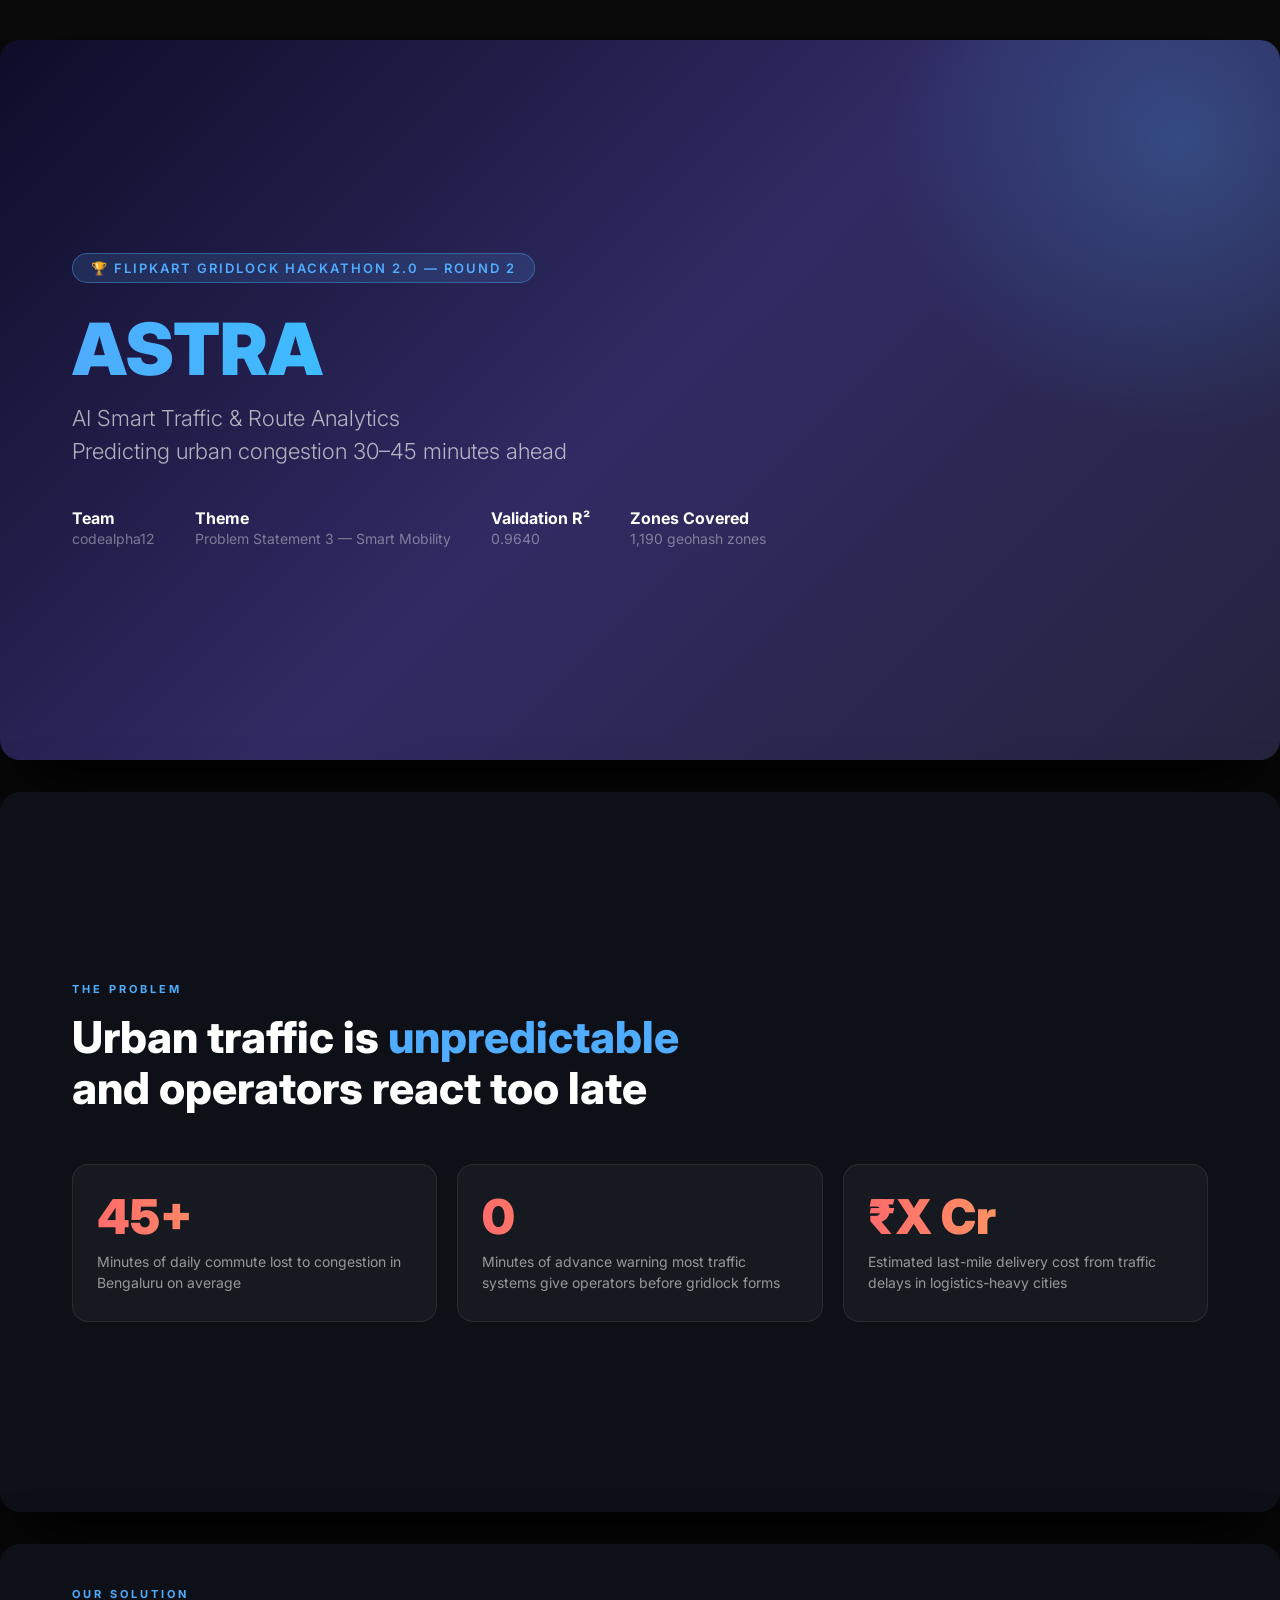
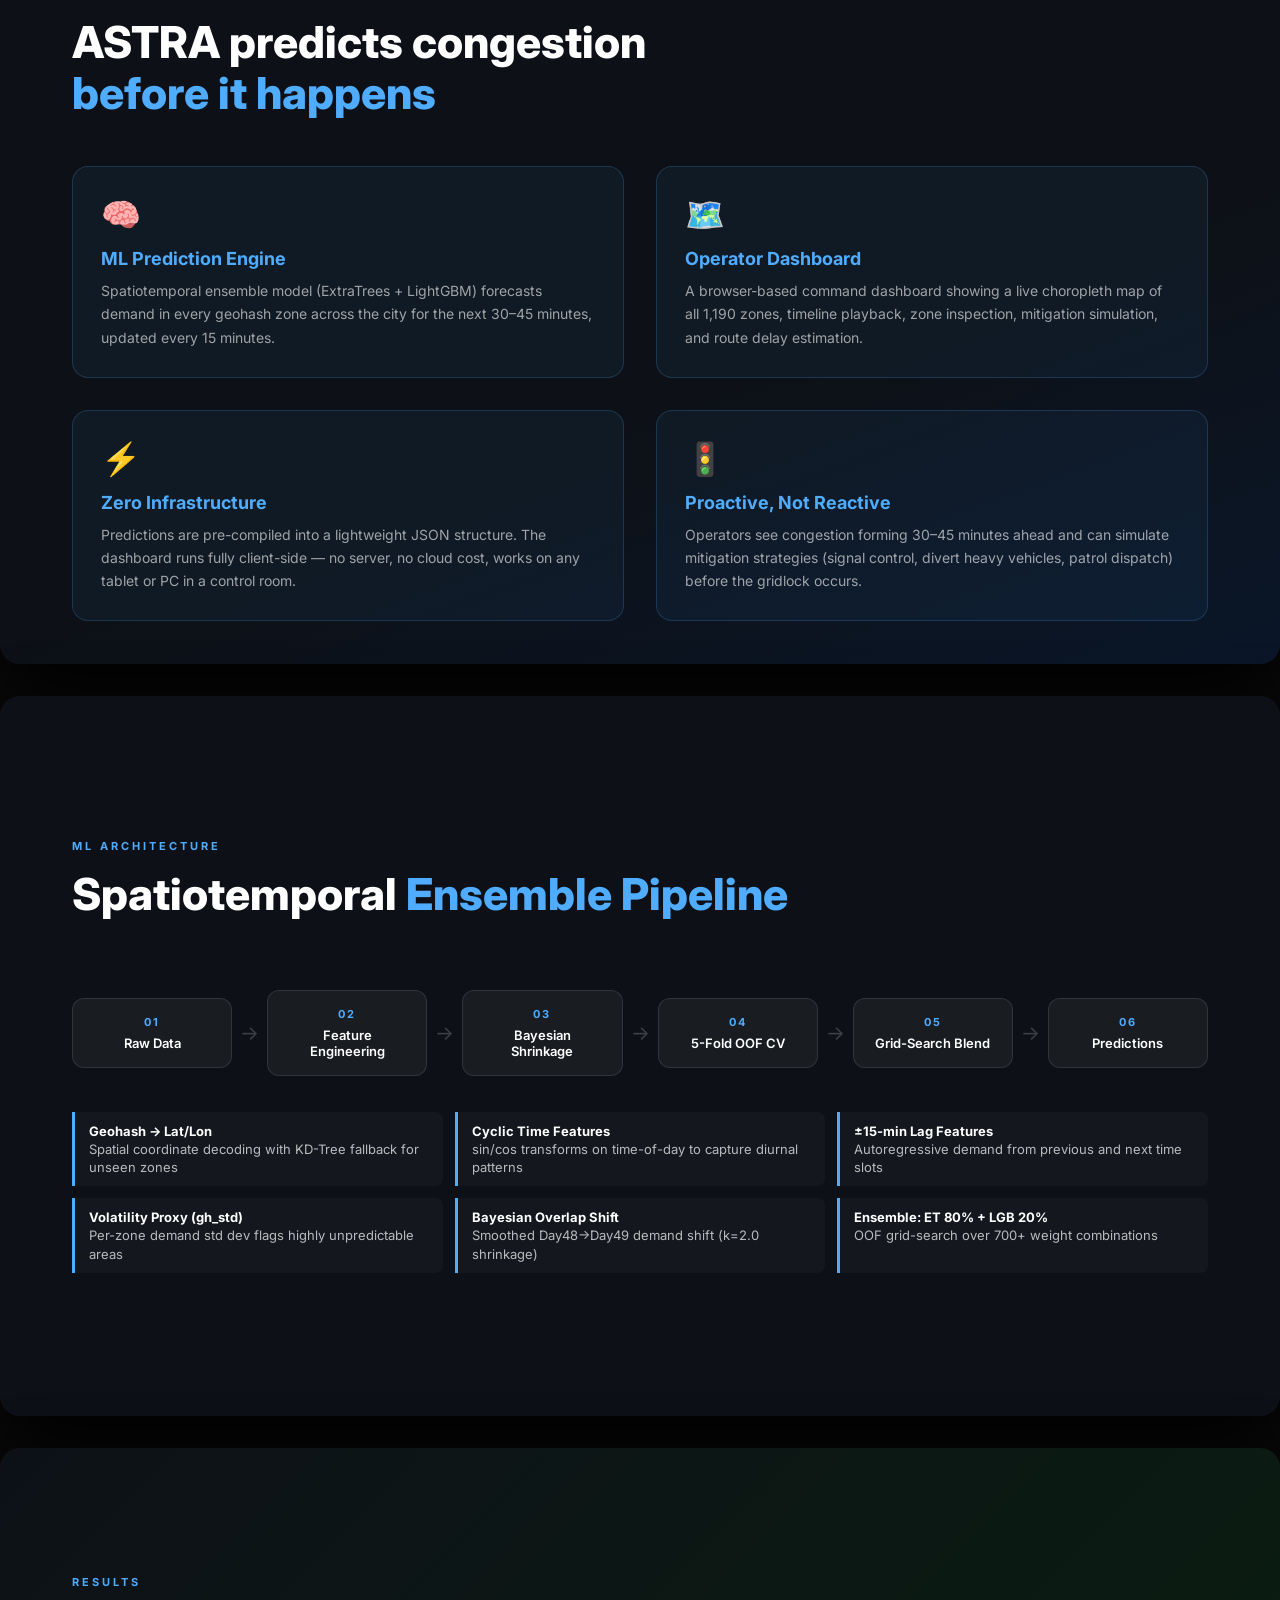
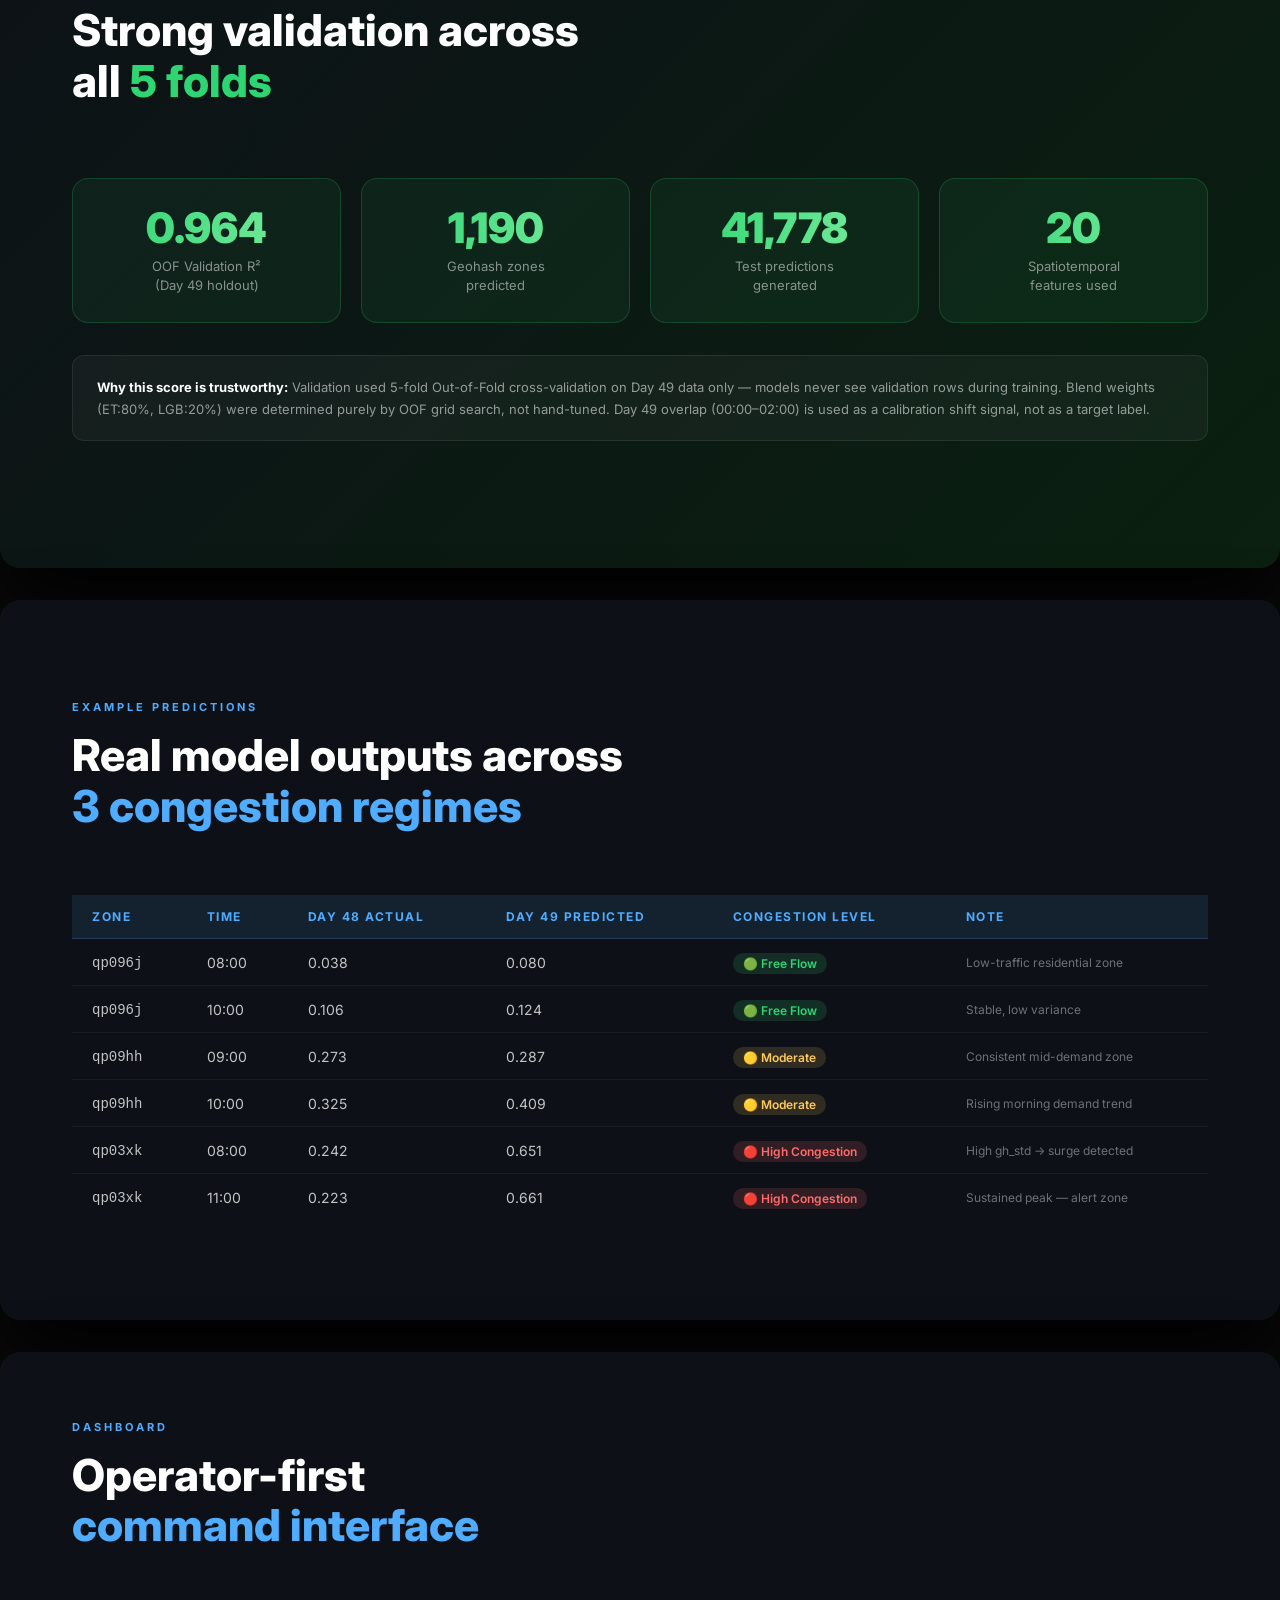
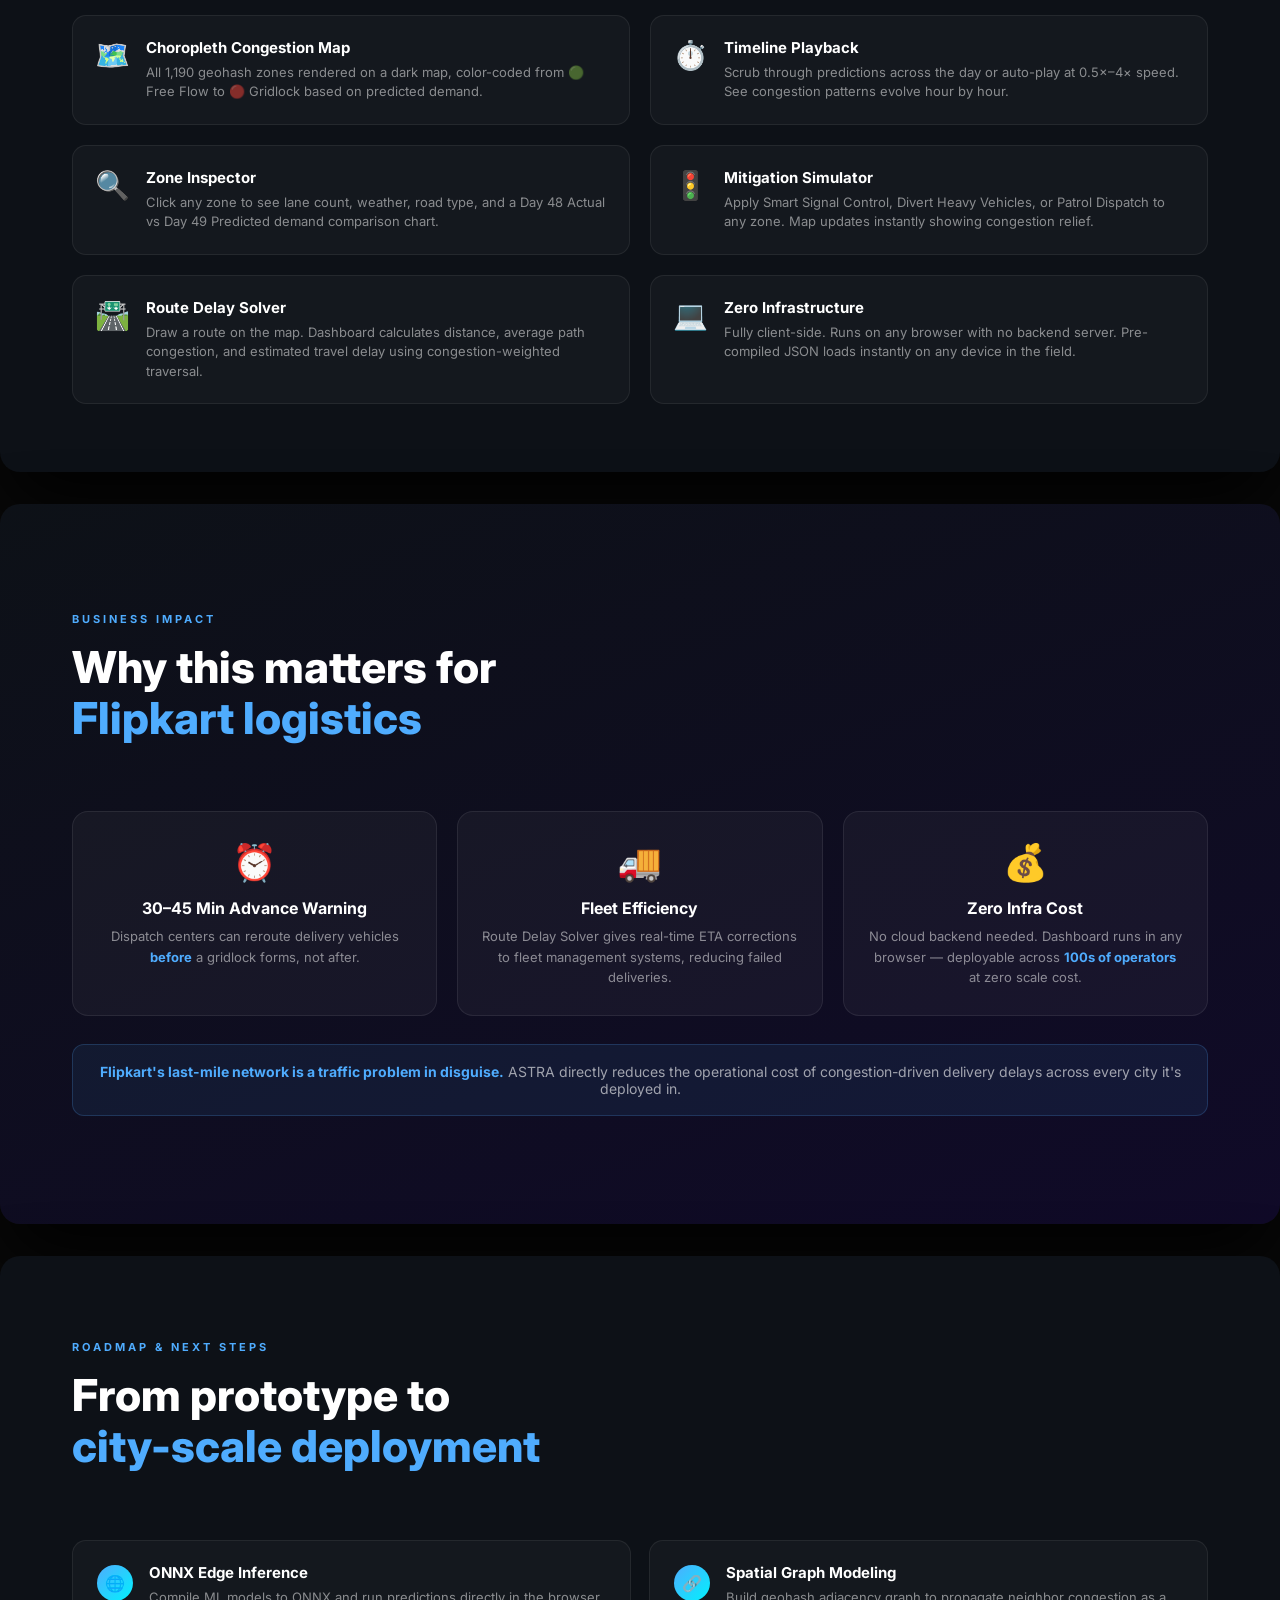
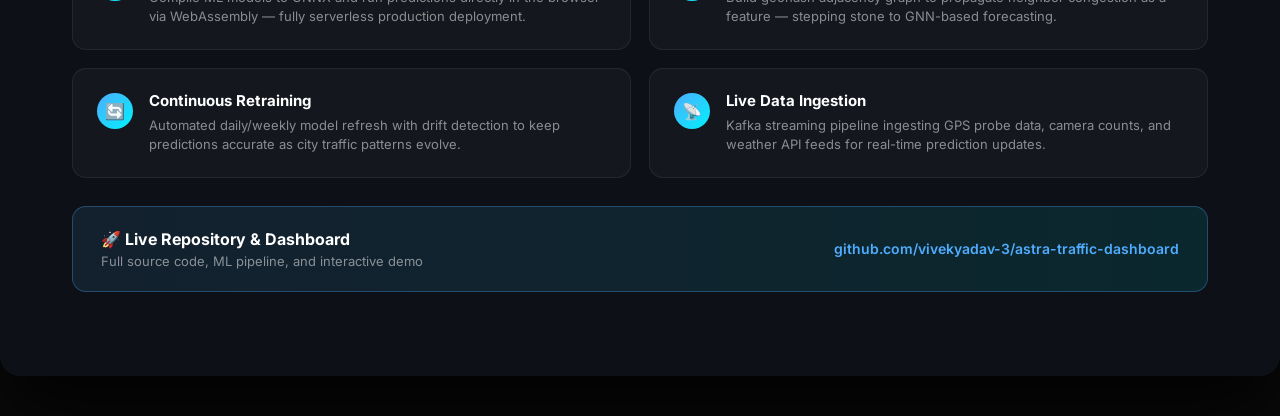
<file: presentation.html>
<!DOCTYPE html>
<html lang="en">
<head>
<meta charset="UTF-8">
<title>ASTRA — Pitch Deck | Flipkart Gridlock 2.0</title>
<style>
  @import url('https://fonts.googleapis.com/css2?family=Inter:wght@300;400;600;700;800;900&display=swap');

  * { margin: 0; padding: 0; box-sizing: border-box; }

  body {
    font-family: 'Inter', sans-serif;
    background: #0a0a0a;
    color: #fff;
  }

  .slide {
    width: 1280px;
    height: 720px;
    position: relative;
    overflow: hidden;
    page-break-after: always;
    break-after: page;
    display: flex;
    flex-direction: column;
    justify-content: center;
    padding: 60px 72px;
  }

  /* ── Slide 1: Title ── */
  .s1 {
    background: linear-gradient(135deg, #0f0c29, #302b63, #24243e);
  }
  .s1::before {
    content: '';
    position: absolute;
    top: -200px; right: -200px;
    width: 600px; height: 600px;
    background: radial-gradient(circle, rgba(79,172,254,0.25) 0%, transparent 70%);
    border-radius: 50%;
  }
  .s1 .badge {
    display: inline-block;
    background: rgba(79,172,254,0.15);
    border: 1px solid rgba(79,172,254,0.4);
    color: #4facfe;
    font-size: 13px;
    font-weight: 600;
    letter-spacing: 2px;
    text-transform: uppercase;
    padding: 6px 18px;
    border-radius: 100px;
    margin-bottom: 28px;
    width: fit-content;
  }
  .s1 h1 {
    font-size: 72px;
    font-weight: 900;
    background: linear-gradient(90deg, #4facfe, #00f2fe);
    -webkit-background-clip: text;
    -webkit-text-fill-color: transparent;
    line-height: 1.05;
    margin-bottom: 16px;
  }
  .s1 .subtitle {
    font-size: 22px;
    color: rgba(255,255,255,0.65);
    font-weight: 300;
    margin-bottom: 40px;
    max-width: 680px;
    line-height: 1.5;
  }
  .s1 .meta {
    display: flex;
    gap: 40px;
  }
  .s1 .meta-item { font-size: 14px; color: rgba(255,255,255,0.4); }
  .s1 .meta-item strong { color: #fff; display: block; font-size: 16px; margin-bottom: 2px; }

  /* ── Slide 2: Problem ── */
  .s2 { background: #0d1117; }
  .slide-label {
    font-size: 11px;
    letter-spacing: 3px;
    text-transform: uppercase;
    color: #4facfe;
    font-weight: 700;
    margin-bottom: 16px;
  }
  .slide-title {
    font-size: 44px;
    font-weight: 800;
    line-height: 1.15;
    margin-bottom: 40px;
  }
  .slide-title span { color: #4facfe; }
  .problem-grid {
    display: grid;
    grid-template-columns: 1fr 1fr 1fr;
    gap: 20px;
    margin-top: 10px;
  }
  .problem-card {
    background: rgba(255,255,255,0.04);
    border: 1px solid rgba(255,255,255,0.08);
    border-radius: 16px;
    padding: 28px 24px;
  }
  .problem-card .stat {
    font-size: 48px;
    font-weight: 900;
    background: linear-gradient(90deg, #ff6b6b, #feca57);
    -webkit-background-clip: text;
    -webkit-text-fill-color: transparent;
    line-height: 1;
    margin-bottom: 10px;
  }
  .problem-card .label { font-size: 14px; color: rgba(255,255,255,0.55); line-height: 1.5; }

  /* ── Slide 3: Solution ── */
  .s3 { background: linear-gradient(160deg, #0d1117, #0d1117 60%, #0a1628); }
  .solution-row {
    display: grid;
    grid-template-columns: 1fr 1fr;
    gap: 32px;
    margin-top: 8px;
  }
  .sol-card {
    background: rgba(79,172,254,0.06);
    border: 1px solid rgba(79,172,254,0.2);
    border-radius: 16px;
    padding: 28px 28px;
  }
  .sol-card .icon { font-size: 32px; margin-bottom: 14px; }
  .sol-card h3 { font-size: 18px; font-weight: 700; margin-bottom: 10px; color: #4facfe; }
  .sol-card p { font-size: 14px; color: rgba(255,255,255,0.6); line-height: 1.65; }

  /* ── Slide 4: ML Pipeline ── */
  .s4 { background: #0d1117; }
  .pipeline {
    display: flex;
    align-items: center;
    gap: 0;
    margin: 30px 0 36px;
  }
  .pipe-step {
    background: rgba(255,255,255,0.05);
    border: 1px solid rgba(255,255,255,0.1);
    border-radius: 12px;
    padding: 16px 20px;
    text-align: center;
    flex: 1;
  }
  .pipe-step .p-num { font-size: 11px; color: #4facfe; font-weight: 700; letter-spacing: 2px; margin-bottom: 6px; }
  .pipe-step .p-name { font-size: 13px; font-weight: 600; }
  .pipe-arrow {
    font-size: 20px;
    color: rgba(255,255,255,0.2);
    padding: 0 8px;
    flex-shrink: 0;
  }
  .feat-grid {
    display: grid;
    grid-template-columns: 1fr 1fr 1fr;
    gap: 12px;
  }
  .feat-item {
    background: rgba(255,255,255,0.03);
    border-left: 3px solid #4facfe;
    padding: 10px 14px;
    border-radius: 0 8px 8px 0;
    font-size: 13px;
    color: rgba(255,255,255,0.7);
    line-height: 1.4;
  }
  .feat-item strong { color: #fff; display: block; font-size: 13px; }

  /* ── Slide 5: Results ── */
  .s5 { background: linear-gradient(135deg, #0d1117, #0a2010); }
  .results-grid {
    display: grid;
    grid-template-columns: 1fr 1fr 1fr 1fr;
    gap: 20px;
    margin: 32px 0;
  }
  .res-card {
    background: rgba(46,213,115,0.07);
    border: 1px solid rgba(46,213,115,0.2);
    border-radius: 16px;
    padding: 28px 20px;
    text-align: center;
  }
  .res-card .num {
    font-size: 42px;
    font-weight: 900;
    background: linear-gradient(90deg, #2ed573, #7bed9f);
    -webkit-background-clip: text;
    -webkit-text-fill-color: transparent;
    line-height: 1;
    margin-bottom: 8px;
  }
  .res-card .desc { font-size: 13px; color: rgba(255,255,255,0.5); line-height: 1.4; }
  .validation-note {
    background: rgba(255,255,255,0.04);
    border: 1px solid rgba(255,255,255,0.08);
    border-radius: 12px;
    padding: 20px 24px;
    font-size: 13px;
    color: rgba(255,255,255,0.55);
    line-height: 1.7;
  }
  .validation-note strong { color: #fff; }

  /* ── Slide 6: Example Predictions ── */
  .s6 { background: #0d1117; }
  table { width: 100%; border-collapse: collapse; margin-top: 24px; }
  th {
    background: rgba(79,172,254,0.1);
    color: #4facfe;
    font-size: 12px;
    letter-spacing: 1.5px;
    text-transform: uppercase;
    padding: 14px 20px;
    text-align: left;
    font-weight: 700;
    border-bottom: 1px solid rgba(79,172,254,0.2);
  }
  td {
    padding: 14px 20px;
    font-size: 14px;
    color: rgba(255,255,255,0.75);
    border-bottom: 1px solid rgba(255,255,255,0.05);
  }
  tr:last-child td { border-bottom: none; }
  .badge-low { background: rgba(46,213,115,0.15); color: #2ed573; padding: 3px 10px; border-radius: 100px; font-size: 12px; font-weight: 600; }
  .badge-med { background: rgba(254,202,87,0.15); color: #feca57; padding: 3px 10px; border-radius: 100px; font-size: 12px; font-weight: 600; }
  .badge-high { background: rgba(255,107,107,0.15); color: #ff6b6b; padding: 3px 10px; border-radius: 100px; font-size: 12px; font-weight: 600; }

  /* ── Slide 7: Dashboard ── */
  .s7 { background: #0d1117; }
  .dash-grid {
    display: grid;
    grid-template-columns: 1fr 1fr;
    gap: 20px;
    margin-top: 24px;
  }
  .dash-feat {
    display: flex;
    gap: 16px;
    align-items: flex-start;
    background: rgba(255,255,255,0.03);
    border: 1px solid rgba(255,255,255,0.07);
    border-radius: 14px;
    padding: 22px 22px;
  }
  .dash-feat .icon { font-size: 28px; flex-shrink: 0; }
  .dash-feat h4 { font-size: 15px; font-weight: 700; margin-bottom: 6px; }
  .dash-feat p { font-size: 13px; color: rgba(255,255,255,0.5); line-height: 1.5; }

  /* ── Slide 8: Business Impact ── */
  .s8 { background: linear-gradient(160deg, #0d1117, #100a28); }
  .impact-grid {
    display: grid;
    grid-template-columns: 1fr 1fr 1fr;
    gap: 20px;
    margin-top: 28px;
  }
  .impact-card {
    background: rgba(255,255,255,0.04);
    border: 1px solid rgba(255,255,255,0.08);
    border-radius: 16px;
    padding: 28px 24px;
    text-align: center;
  }
  .impact-card .icon { font-size: 36px; margin-bottom: 14px; }
  .impact-card h4 { font-size: 16px; font-weight: 700; margin-bottom: 8px; }
  .impact-card p { font-size: 13px; color: rgba(255,255,255,0.5); line-height: 1.55; }
  .highlight { color: #4facfe; font-weight: 700; }
  .flipkart-note {
    margin-top: 28px;
    background: rgba(79,172,254,0.08);
    border: 1px solid rgba(79,172,254,0.2);
    border-radius: 12px;
    padding: 18px 24px;
    font-size: 14px;
    color: rgba(255,255,255,0.6);
    text-align: center;
  }
  .flipkart-note strong { color: #4facfe; }

  /* ── Slide 9: Roadmap ── */
  .s9 { background: #0d1117; }
  .roadmap {
    display: grid;
    grid-template-columns: 1fr 1fr;
    gap: 18px;
    margin-top: 28px;
  }
  .rm-card {
    background: rgba(255,255,255,0.03);
    border: 1px solid rgba(255,255,255,0.07);
    border-radius: 14px;
    padding: 22px 24px;
    display: flex;
    gap: 16px;
  }
  .rm-card .rm-dot {
    width: 36px; height: 36px;
    border-radius: 50%;
    background: linear-gradient(135deg, #4facfe, #00f2fe);
    display: flex; align-items: center; justify-content: center;
    font-size: 16px;
    flex-shrink: 0;
    margin-top: 2px;
  }
  .rm-card h4 { font-size: 15px; font-weight: 700; margin-bottom: 6px; }
  .rm-card p { font-size: 13px; color: rgba(255,255,255,0.5); line-height: 1.5; }
  .cta-box {
    margin-top: 28px;
    background: linear-gradient(90deg, rgba(79,172,254,0.1), rgba(0,242,254,0.1));
    border: 1px solid rgba(79,172,254,0.3);
    border-radius: 14px;
    padding: 22px 28px;
    display: flex;
    align-items: center;
    justify-content: space-between;
  }
  .cta-box .cta-text { font-size: 16px; font-weight: 700; }
  .cta-box .cta-sub { font-size: 13px; color: rgba(255,255,255,0.5); margin-top: 4px; }
  .cta-box .cta-link { font-size: 14px; color: #4facfe; font-weight: 600; }

  /* Print */
  @media print {
    body { background: #000; }
    .slide { page-break-after: always; break-after: page; margin: 0; }
  }

  /* Screen preview: add gap between slides */
  @media screen {
    body { padding: 40px; display: flex; flex-direction: column; align-items: center; gap: 32px; }
    .slide { border-radius: 20px; box-shadow: 0 40px 80px rgba(0,0,0,0.8); }
  }
</style>
</head>
<body>

<!-- ═══════════════════════════════════════════════════════ SLIDE 1 ══ -->
<div class="slide s1">
  <div class="badge">🏆 Flipkart Gridlock Hackathon 2.0 — Round 2</div>
  <h1>ASTRA</h1>
  <div class="subtitle">AI Smart Traffic & Route Analytics<br>Predicting urban congestion 30–45 minutes ahead</div>
  <div class="meta">
    <div class="meta-item"><strong>Team</strong>codealpha12</div>
    <div class="meta-item"><strong>Theme</strong>Problem Statement 3 — Smart Mobility</div>
    <div class="meta-item"><strong>Validation R²</strong>0.9640</div>
    <div class="meta-item"><strong>Zones Covered</strong>1,190 geohash zones</div>
  </div>
</div>

<!-- ═══════════════════════════════════════════════════════ SLIDE 2 ══ -->
<div class="slide s2">
  <div class="slide-label">The Problem</div>
  <div class="slide-title">Urban traffic is <span>unpredictable</span><br>and operators react too late</div>
  <div class="problem-grid">
    <div class="problem-card">
      <div class="stat">45+</div>
      <div class="label">Minutes of daily commute lost to congestion in Bengaluru on average</div>
    </div>
    <div class="problem-card">
      <div class="stat">0</div>
      <div class="label">Minutes of advance warning most traffic systems give operators before gridlock forms</div>
    </div>
    <div class="problem-card">
      <div class="stat">₹X Cr</div>
      <div class="label">Estimated last-mile delivery cost from traffic delays in logistics-heavy cities</div>
    </div>
  </div>
</div>

<!-- ═══════════════════════════════════════════════════════ SLIDE 3 ══ -->
<div class="slide s3">
  <div class="slide-label">Our Solution</div>
  <div class="slide-title">ASTRA predicts congestion<br><span>before it happens</span></div>
  <div class="solution-row">
    <div class="sol-card">
      <div class="icon">🧠</div>
      <h3>ML Prediction Engine</h3>
      <p>Spatiotemporal ensemble model (ExtraTrees + LightGBM) forecasts demand in every geohash zone across the city for the next 30–45 minutes, updated every 15 minutes.</p>
    </div>
    <div class="sol-card">
      <div class="icon">🗺️</div>
      <h3>Operator Dashboard</h3>
      <p>A browser-based command dashboard showing a live choropleth map of all 1,190 zones, timeline playback, zone inspection, mitigation simulation, and route delay estimation.</p>
    </div>
    <div class="sol-card">
      <div class="icon">⚡</div>
      <h3>Zero Infrastructure</h3>
      <p>Predictions are pre-compiled into a lightweight JSON structure. The dashboard runs fully client-side — no server, no cloud cost, works on any tablet or PC in a control room.</p>
    </div>
    <div class="sol-card">
      <div class="icon">🚦</div>
      <h3>Proactive, Not Reactive</h3>
      <p>Operators see congestion forming 30–45 minutes ahead and can simulate mitigation strategies (signal control, divert heavy vehicles, patrol dispatch) before the gridlock occurs.</p>
    </div>
  </div>
</div>

<!-- ═══════════════════════════════════════════════════════ SLIDE 4 ══ -->
<div class="slide s4">
  <div class="slide-label">ML Architecture</div>
  <div class="slide-title">Spatiotemporal <span style="color:#4facfe">Ensemble Pipeline</span></div>
  <div class="pipeline">
    <div class="pipe-step"><div class="p-num">01</div><div class="p-name">Raw Data</div></div>
    <div class="pipe-arrow">→</div>
    <div class="pipe-step"><div class="p-num">02</div><div class="p-name">Feature Engineering</div></div>
    <div class="pipe-arrow">→</div>
    <div class="pipe-step"><div class="p-num">03</div><div class="p-name">Bayesian Shrinkage</div></div>
    <div class="pipe-arrow">→</div>
    <div class="pipe-step"><div class="p-num">04</div><div class="p-name">5-Fold OOF CV</div></div>
    <div class="pipe-arrow">→</div>
    <div class="pipe-step"><div class="p-num">05</div><div class="p-name">Grid-Search Blend</div></div>
    <div class="pipe-arrow">→</div>
    <div class="pipe-step"><div class="p-num">06</div><div class="p-name">Predictions</div></div>
  </div>
  <div class="feat-grid">
    <div class="feat-item"><strong>Geohash → Lat/Lon</strong>Spatial coordinate decoding with KD-Tree fallback for unseen zones</div>
    <div class="feat-item"><strong>Cyclic Time Features</strong>sin/cos transforms on time-of-day to capture diurnal patterns</div>
    <div class="feat-item"><strong>±15-min Lag Features</strong>Autoregressive demand from previous and next time slots</div>
    <div class="feat-item"><strong>Volatility Proxy (gh_std)</strong>Per-zone demand std dev flags highly unpredictable areas</div>
    <div class="feat-item"><strong>Bayesian Overlap Shift</strong>Smoothed Day48→Day49 demand shift (k=2.0 shrinkage)</div>
    <div class="feat-item"><strong>Ensemble: ET 80% + LGB 20%</strong>OOF grid-search over 700+ weight combinations</div>
  </div>
</div>

<!-- ═══════════════════════════════════════════════════════ SLIDE 5 ══ -->
<div class="slide s5">
  <div class="slide-label">Results</div>
  <div class="slide-title">Strong validation across<br>all <span style="color:#2ed573">5 folds</span></div>
  <div class="results-grid">
    <div class="res-card">
      <div class="num">0.964</div>
      <div class="desc">OOF Validation R²<br>(Day 49 holdout)</div>
    </div>
    <div class="res-card">
      <div class="num">1,190</div>
      <div class="desc">Geohash zones<br>predicted</div>
    </div>
    <div class="res-card">
      <div class="num">41,778</div>
      <div class="desc">Test predictions<br>generated</div>
    </div>
    <div class="res-card">
      <div class="num">20</div>
      <div class="desc">Spatiotemporal<br>features used</div>
    </div>
  </div>
  <div class="validation-note">
    <strong>Why this score is trustworthy:</strong> Validation used 5-fold Out-of-Fold cross-validation on Day 49 data only — models never see validation rows during training. Blend weights (ET:80%, LGB:20%) were determined purely by OOF grid search, not hand-tuned. Day 49 overlap (00:00–02:00) is used as a calibration shift signal, not as a target label.
  </div>
</div>

<!-- ═══════════════════════════════════════════════════════ SLIDE 6 ══ -->
<div class="slide s6">
  <div class="slide-label">Example Predictions</div>
  <div class="slide-title">Real model outputs across<br><span style="color:#4facfe">3 congestion regimes</span></div>
  <table>
    <thead>
      <tr>
        <th>Zone</th>
        <th>Time</th>
        <th>Day 48 Actual</th>
        <th>Day 49 Predicted</th>
        <th>Congestion Level</th>
        <th>Note</th>
      </tr>
    </thead>
    <tbody>
      <tr>
        <td><code>qp096j</code></td><td>08:00</td><td>0.038</td><td>0.080</td>
        <td><span class="badge-low">🟢 Free Flow</span></td>
        <td style="color:rgba(255,255,255,0.4);font-size:12px">Low-traffic residential zone</td>
      </tr>
      <tr>
        <td><code>qp096j</code></td><td>10:00</td><td>0.106</td><td>0.124</td>
        <td><span class="badge-low">🟢 Free Flow</span></td>
        <td style="color:rgba(255,255,255,0.4);font-size:12px">Stable, low variance</td>
      </tr>
      <tr>
        <td><code>qp09hh</code></td><td>09:00</td><td>0.273</td><td>0.287</td>
        <td><span class="badge-med">🟡 Moderate</span></td>
        <td style="color:rgba(255,255,255,0.4);font-size:12px">Consistent mid-demand zone</td>
      </tr>
      <tr>
        <td><code>qp09hh</code></td><td>10:00</td><td>0.325</td><td>0.409</td>
        <td><span class="badge-med">🟡 Moderate</span></td>
        <td style="color:rgba(255,255,255,0.4);font-size:12px">Rising morning demand trend</td>
      </tr>
      <tr>
        <td><code>qp03xk</code></td><td>08:00</td><td>0.242</td><td>0.651</td>
        <td><span class="badge-high">🔴 High Congestion</span></td>
        <td style="color:rgba(255,255,255,0.4);font-size:12px">High gh_std → surge detected</td>
      </tr>
      <tr>
        <td><code>qp03xk</code></td><td>11:00</td><td>0.223</td><td>0.661</td>
        <td><span class="badge-high">🔴 High Congestion</span></td>
        <td style="color:rgba(255,255,255,0.4);font-size:12px">Sustained peak — alert zone</td>
      </tr>
    </tbody>
  </table>
</div>

<!-- ═══════════════════════════════════════════════════════ SLIDE 7 ══ -->
<div class="slide s7">
  <div class="slide-label">Dashboard</div>
  <div class="slide-title">Operator-first<br><span style="color:#4facfe">command interface</span></div>
  <div class="dash-grid">
    <div class="dash-feat">
      <div class="icon">🗺️</div>
      <div>
        <h4>Choropleth Congestion Map</h4>
        <p>All 1,190 geohash zones rendered on a dark map, color-coded from 🟢 Free Flow to 🔴 Gridlock based on predicted demand.</p>
      </div>
    </div>
    <div class="dash-feat">
      <div class="icon">⏱️</div>
      <div>
        <h4>Timeline Playback</h4>
        <p>Scrub through predictions across the day or auto-play at 0.5×–4× speed. See congestion patterns evolve hour by hour.</p>
      </div>
    </div>
    <div class="dash-feat">
      <div class="icon">🔍</div>
      <div>
        <h4>Zone Inspector</h4>
        <p>Click any zone to see lane count, weather, road type, and a Day 48 Actual vs Day 49 Predicted demand comparison chart.</p>
      </div>
    </div>
    <div class="dash-feat">
      <div class="icon">🚦</div>
      <div>
        <h4>Mitigation Simulator</h4>
        <p>Apply Smart Signal Control, Divert Heavy Vehicles, or Patrol Dispatch to any zone. Map updates instantly showing congestion relief.</p>
      </div>
    </div>
    <div class="dash-feat">
      <div class="icon">🛣️</div>
      <div>
        <h4>Route Delay Solver</h4>
        <p>Draw a route on the map. Dashboard calculates distance, average path congestion, and estimated travel delay using congestion-weighted traversal.</p>
      </div>
    </div>
    <div class="dash-feat">
      <div class="icon">💻</div>
      <div>
        <h4>Zero Infrastructure</h4>
        <p>Fully client-side. Runs on any browser with no backend server. Pre-compiled JSON loads instantly on any device in the field.</p>
      </div>
    </div>
  </div>
</div>

<!-- ═══════════════════════════════════════════════════════ SLIDE 8 ══ -->
<div class="slide s8">
  <div class="slide-label">Business Impact</div>
  <div class="slide-title">Why this matters for<br><span style="color:#4facfe">Flipkart logistics</span></div>
  <div class="impact-grid">
    <div class="impact-card">
      <div class="icon">⏰</div>
      <h4>30–45 Min Advance Warning</h4>
      <p>Dispatch centers can reroute delivery vehicles <span class="highlight">before</span> a gridlock forms, not after.</p>
    </div>
    <div class="impact-card">
      <div class="icon">🚚</div>
      <h4>Fleet Efficiency</h4>
      <p>Route Delay Solver gives real-time ETA corrections to fleet management systems, reducing failed deliveries.</p>
    </div>
    <div class="impact-card">
      <div class="icon">💰</div>
      <h4>Zero Infra Cost</h4>
      <p>No cloud backend needed. Dashboard runs in any browser — deployable across <span class="highlight">100s of operators</span> at zero scale cost.</p>
    </div>
  </div>
  <div class="flipkart-note">
    <strong>Flipkart's last-mile network is a traffic problem in disguise.</strong> ASTRA directly reduces the operational cost of congestion-driven delivery delays across every city it's deployed in.
  </div>
</div>

<!-- ═══════════════════════════════════════════════════════ SLIDE 9 ══ -->
<div class="slide s9">
  <div class="slide-label">Roadmap & Next Steps</div>
  <div class="slide-title">From prototype to<br><span style="color:#4facfe">city-scale deployment</span></div>
  <div class="roadmap">
    <div class="rm-card">
      <div class="rm-dot">🌐</div>
      <div>
        <h4>ONNX Edge Inference</h4>
        <p>Compile ML models to ONNX and run predictions directly in the browser via WebAssembly — fully serverless production deployment.</p>
      </div>
    </div>
    <div class="rm-card">
      <div class="rm-dot">🔗</div>
      <div>
        <h4>Spatial Graph Modeling</h4>
        <p>Build geohash adjacency graph to propagate neighbor congestion as a feature — stepping stone to GNN-based forecasting.</p>
      </div>
    </div>
    <div class="rm-card">
      <div class="rm-dot">🔄</div>
      <div>
        <h4>Continuous Retraining</h4>
        <p>Automated daily/weekly model refresh with drift detection to keep predictions accurate as city traffic patterns evolve.</p>
      </div>
    </div>
    <div class="rm-card">
      <div class="rm-dot">📡</div>
      <div>
        <h4>Live Data Ingestion</h4>
        <p>Kafka streaming pipeline ingesting GPS probe data, camera counts, and weather API feeds for real-time prediction updates.</p>
      </div>
    </div>
  </div>
  <div class="cta-box">
    <div>
      <div class="cta-text">🚀 Live Repository & Dashboard</div>
      <div class="cta-sub">Full source code, ML pipeline, and interactive demo</div>
    </div>
    <div class="cta-link">github.com/vivekyadav-3/astra-traffic-dashboard</div>
  </div>
</div>

</body>
</html>
</file>
